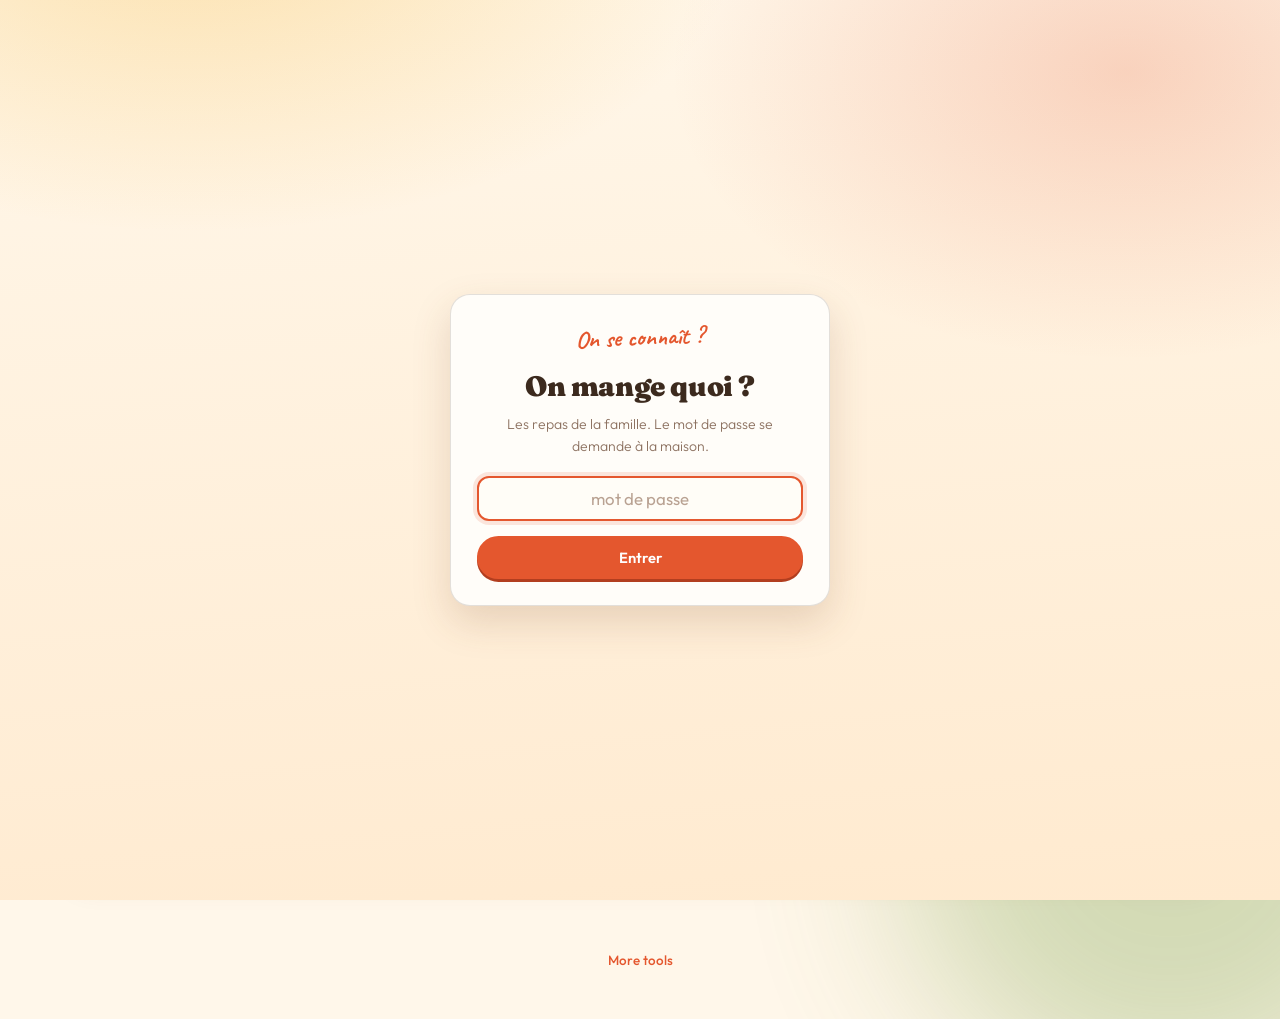
<file: docs/index.html>
<!DOCTYPE html>
<html lang="fr">
<head>
<meta charset="utf-8" />
<meta name="viewport" content="width=device-width, initial-scale=1" />
<title>On mange quoi ?</title>
<meta name="description" content="On coche les repas de la semaine, ça sort la liste d'épicerie classée par rayon." />
<link rel="preconnect" href="https://fonts.googleapis.com">
<link rel="preconnect" href="https://fonts.gstatic.com" crossorigin>
<link href="https://fonts.googleapis.com/css2?family=Fraunces:opsz,wght@9..144,600;9..144,700;9..144,900&family=Outfit:wght@300;400;500;600;700&family=Caveat:wght@600;700&family=IBM+Plex+Mono:wght@400;500&display=swap" rel="stylesheet">
<link rel="stylesheet" href="theme.css" />
<link rel="stylesheet" href="app.css" />
<link rel="icon" href="data:image/svg+xml,<svg xmlns='http://www.w3.org/2000/svg' viewBox='0 0 100 100'><text y='.9em' font-size='90'>🍅</text></svg>" />
</head>
<body>
  <!-- Écriteau d'entrée, affiché seulement en ligne. Voir le commentaire dans
       app.js : ça décourage le passant, ça ne protège rien. -->
  <div class="porte" id="porte" hidden>
    <form class="porte-boite" id="formPorte" autocomplete="off">
      <p class="eyebrow">On se connaît&nbsp;?</p>
      <h2>On mange quoi&nbsp;?</h2>
      <p class="hint">Les repas de la famille. Le mot de passe se demande à la maison.</p>
      <input type="password" id="motDePasse" class="champ" placeholder="mot de passe"
             autocomplete="current-password" autofocus />
      <button type="submit" class="btn btn-primaire btn-bloc">Entrer</button>
      <p class="hint porte-rate" id="porteRate" hidden>Ce n'est pas ça. On réessaie&nbsp;?</p>
    </form>
  </div>

  <div class="bg-orb orb-a"></div>
  <div class="bg-orb orb-b"></div>

  <div class="site-banner">
    <div class="site-banner-inner">
      <div class="site-banner-text">
        <h2>On mange quoi&nbsp;?</h2>
        <p>Les repas de la famille &middot; menu de la semaine et liste d'épicerie</p>
      </div>
      <a href="https://eartigau.github.io/" class="home-link">&larr; Home</a>
    </div>
  </div>

  <header class="hero">
    <p class="eyebrow">La cuisine de la famille</p>
    <h1>On mange <span class="surligne">quoi</span>&nbsp;?</h1>
    <p class="subtitle">
      On coche les repas qu'on a envie de faire cette semaine, le site compile
      tous les ingrédients et sort une liste d'épicerie classée dans l'ordre
      des allées, prête à imprimer.
    </p>
    <nav class="tabs" id="onglets">
      <button type="button" class="tab is-active" data-vue="choisir">Choisir les repas</button>
      <button type="button" class="tab" data-vue="gerer">Gérer les recettes</button>
      <button type="button" class="tab" data-vue="ingredients">Gérer les ingrédients</button>
      <span class="mode-pill" id="modePill" title="">…</span>
    </nav>
  </header>

  <!-- ══════════════════════════════════ Vue : choisir les repas ══════════ -->
  <main class="layout" id="vue-choisir">

    <section class="card" id="carte-filtres">
      <h2>Filtres</h2>
      <input type="search" id="recherche" class="champ" placeholder="Chercher un plat ou un ingrédient…" autocomplete="off" />
      <div id="facettes"></div>
      <button type="button" class="btn btn-fantome btn-bloc" id="viderFiltres">Effacer les filtres</button>
      <p class="hint" id="compteFiltre"></p>
    </section>

    <section class="card span-2" id="carte-recettes">
      <div class="entete-carte">
        <h2>Les repas</h2>
        <div class="actions-entete">
          <button type="button" class="btn btn-fantome btn-mini" id="hasard">Au hasard&nbsp;: 5 repas</button>
          <button type="button" class="btn btn-fantome btn-mini" id="toutDecocher">Tout décocher</button>
        </div>
      </div>
      <div class="grille-recettes" id="grilleRecettes"></div>
      <p class="hint" id="messageVide" hidden>Aucun repas ne correspond à ces filtres.</p>
    </section>

    <section class="card span-3" id="carte-extras">
      <div class="entete-carte">
        <h2>À ajouter quand même</h2>
        <p class="hint">Ce qu'on achète sans que ce soit dans une recette : le savon, le café, le pain de la semaine.</p>
      </div>
      <form class="ligne-ajout" id="formExtra" autocomplete="off">
        <input type="text" id="extraNom" class="champ" list="tousIngredients"
               placeholder="Ingrédient ou autre article…" />
        <input type="text" id="extraQte" class="champ champ-court" placeholder="quantité" />
        <button type="submit" class="btn btn-primaire">Ajouter</button>
      </form>
      <datalist id="tousIngredients"></datalist>
      <div class="menu-choisi" id="listeExtras" hidden></div>
    </section>

    <section class="card span-3" id="carte-liste">
      <div class="entete-carte">
        <h2>La liste d'épicerie</h2>
        <div class="actions-entete">
          <label class="pastille" id="etiquetteEconome"
                 title="PDF tout en noir, sans bandeau ni couleurs : beaucoup moins d'encre à l'impression.">
            <input type="checkbox" id="pdfEconome" />
            🖨️&nbsp;Économiser l'encre
          </label>
          <button type="button" class="btn btn-fantome btn-mini" id="toutRemettre" hidden>Tout remettre</button>
          <button type="button" class="btn btn-primaire" id="btnPdf">Télécharger le PDF</button>
          <button type="button" class="btn btn-fantome btn-mini" id="btnImprimer">Imprimer</button>
          <button type="button" class="btn btn-fantome btn-mini" id="btnCopier">Copier le texte</button>
        </div>
      </div>

      <div id="menuChoisi"></div>
      <div class="colonnes-rayons" id="listeRayons"></div>
      <p class="hint" id="listeVide">Rien de coché pour l'instant. Choisissez des repas ci-dessus et la liste se compile toute seule.</p>
    </section>
  </main>

  <!-- ══════════════════════════════════ Vue : gérer ══════════════════════ -->
  <main class="layout" id="vue-gerer" hidden>

    <section class="card span-2" id="carte-edition">
      <div class="entete-carte">
        <h2>Recettes</h2>
        <div class="actions-entete">
          <select id="choixRecette" class="champ champ-inline"></select>
          <button type="button" class="btn btn-fantome btn-mini" id="nouvelleRecette">+ Nouvelle</button>
        </div>
      </div>

      <form id="formRecette" autocomplete="off">
        <label class="etiquette" for="fNom">Nom du plat</label>
        <input type="text" id="fNom" class="champ" required />

        <label class="etiquette" for="fPortions">Portions</label>
        <input type="number" id="fPortions" class="champ champ-court" min="1" max="30" step="1" value="4" />

        <span class="etiquette">Tags</span>
        <div id="fTags" class="zone-tags"></div>

        <label class="etiquette" for="fIngredients">Ingrédients <span class="doux">(un par ligne)</span></label>
        <textarea id="fIngredients" class="champ zone-texte" rows="12" spellcheck="false"></textarea>
        <datalist id="listeIngredientsConnus"></datalist>
        <p class="hint" id="apercuNouveaux"></p>

        <label class="etiquette" for="fNote">Note <span class="doux">(optionnel)</span></label>
        <input type="text" id="fNote" class="champ" />

        <div class="barre-boutons">
          <button type="submit" class="btn btn-primaire">Enregistrer la recette</button>
          <button type="button" class="btn btn-danger btn-mini" id="supprimerRecette">Supprimer</button>
        </div>
      </form>
    </section>

    <section class="card" id="carte-aide">
      <h2>Comment ça s'écrit</h2>
      <p class="hint">
        Un ingrédient par ligne. Le nom doit correspondre à une entrée de la
        liste des rayons, sinon il tombe dans « À classer ».
      </p>
      <p class="hint">
        La quantité se met entre parenthèses, à la fin, et elle est facultative :
        <code>beurre (250 g)</code>, <code>oignon (2)</code>,
        <code>lait (1 tasse)</code>, <code>ail (2 gousses)</code>. Le site
        additionne les quantités d'un même ingrédient d'une recette à l'autre,
        et convertit ce qui est convertible.
      </p>
      <p class="hint">
        Une parenthèse qui ne commence pas par un chiffre fait partie du nom :
        <code>pâte brisée (surgelée)</code> reste entier.
      </p>
    </section>
  </main>

  <!-- ══════════════════════════════ Vue : gérer les ingrédients ═════════ -->
  <main class="layout" id="vue-ingredients" hidden>

    <section class="card" id="carte-nouvel-ingredient">
      <h2>Nouvel ingrédient</h2>
      <p class="hint">
        Pas seulement de la nourriture : tout ce qui se met dans le panier a sa
        place ici, savon, papier, eau micellaire.
      </p>
      <form id="formIngredient" autocomplete="off">
        <label class="etiquette" for="iNom">Nom</label>
        <input type="text" id="iNom" class="champ" placeholder="eau micellaire" required />

        <label class="etiquette" for="iRayon">Rayon</label>
        <select id="iRayon" class="champ"></select>

        <button type="submit" class="btn btn-primaire btn-bloc">Ajouter à la liste des rayons</button>
      </form>
    </section>

    <section class="card span-2" id="carte-ingredients">
      <h2>Rayon de chaque ingrédient</h2>
      <p class="hint" id="alerteNonClasses"></p>
      <input type="search" id="rechercheIngredient" class="champ" placeholder="Chercher un ingrédient…" autocomplete="off" />
      <div class="liste-ingredients" id="listeIngredients"></div>
    </section>
  </main>

  <!-- Carte d'enregistrement, commune aux deux onglets de gestion. -->
  <main class="layout" id="vue-sauvegarde" hidden>
    <section class="card span-3" id="carte-sauvegarde">
      <h2>Enregistrer</h2>
      <p class="hint" id="explicationSauvegarde"></p>
      <div class="barre-boutons">
        <button type="button" class="btn btn-primaire" id="btnSauver">Enregistrer les fichiers</button>
        <button type="button" class="btn btn-fantome btn-mini" id="btnTelechargerRecettes">Télécharger recettes.yaml</button>
        <button type="button" class="btn btn-fantome btn-mini" id="btnTelechargerIngredients">Télécharger ingredients.yaml</button>
      </div>
      <p class="hint" id="etatSauvegarde"></p>
    </section>
  </main>

  <footer class="footer">
    <p>
      <span id="statsPied"></span><br />
      <a href="https://eartigau.github.io/" target="_blank" rel="noopener">More tools</a>
    </p>
  </footer>

  <div class="toast" id="toast" hidden></div>

  <script src="lib/js-yaml.min.js"></script>
  <script src="lib/jspdf.umd.min.js"></script>
  <script src="lib/polices.js"></script>
  <script src="app.js"></script>
</body>
</html>
</file>
<file: docs/theme.css>
/* ═══════════════════════════════════════════════════════════════════════
   On mange quoi ? Base festive.

   Ambiance : terrasse, apéro, nappe à carreaux, store rayé de bistrot.
   Fond crème, accents tomate / olive / soleil / raisin, titres en Fraunces,
   texte en Outfit, petites touches manuscrites en Caveat.
   ═══════════════════════════════════════════════════════════════════════ */

:root {
  /* Fonds */
  --creme:    #fff7ea;
  --creme2:   #ffeacf;
  --carte:    #fffdf9;

  /* Encres */
  --encre:    #3c2a1e;
  --doux:     #8d7261;

  /* Accents */
  --tomate:   #e4572e;
  --tomate-clair: #ff7a52;
  --olive:    #6f9a3f;
  --soleil:   #f4ac1a;
  --raisin:   #a3468c;
  --ciel:     #3d9bb5;

  --ligne:    rgba(60, 42, 30, 0.14);
  --ombre:    0 10px 26px rgba(120, 74, 40, 0.1);
  --ombre-forte: 0 16px 38px rgba(120, 74, 40, 0.18);

  --rond:     20px;
}

* { box-sizing: border-box; }

/* Une règle d'auteur comme « .layout { display: grid } » l'emporte sinon sur
   le display:none par défaut de l'attribut hidden, et la vue masquée reste
   visible. */
[hidden] { display: none !important; }

html { scroll-behavior: smooth; }

body {
  margin: 0;
  min-height: 100vh;
  font-family: "Outfit", "Avenir Next", system-ui, sans-serif;
  font-size: 16px;
  line-height: 1.55;
  color: var(--encre);
  background-color: var(--creme);
  background-image:
    radial-gradient(1100px 620px at 12% -8%, rgba(244, 172, 26, 0.22), transparent 62%),
    radial-gradient(900px 560px at 92% 4%, rgba(228, 87, 46, 0.16), transparent 60%),
    linear-gradient(175deg, var(--creme) 0%, var(--creme2) 100%);
  background-attachment: fixed;
  -webkit-font-smoothing: antialiased;
}

/* Deux taches floues qui bougent doucement : ça respire, ça fait vivant. */
.bg-orb {
  position: fixed;
  border-radius: 50%;
  filter: blur(80px);
  opacity: 0.45;
  pointer-events: none;
  z-index: 0;
}

.orb-a {
  width: 480px; height: 480px;
  top: -140px; left: -120px;
  background: var(--soleil);
  animation: flotte 17s ease-in-out infinite;
}

.orb-b {
  width: 540px; height: 540px;
  bottom: -200px; right: -160px;
  background: var(--olive);
  opacity: 0.3;
  animation: flotte 21s ease-in-out infinite reverse;
}

@keyframes flotte {
  0%, 100% { transform: translate(0, 0) scale(1); }
  50%      { transform: translate(38px, -26px) scale(1.09); }
}

/* ── Typographie ─────────────────────────────────────────────────────── */

h1, h2, h3 {
  font-family: "Fraunces", Georgia, serif;
  font-weight: 700;
  font-variation-settings: "SOFT" 40, "WONK" 1;
  letter-spacing: -0.015em;
  color: var(--encre);
}

h1 {
  margin: 6px 0 12px;
  font-size: clamp(2.4rem, 5.5vw, 4.2rem);
  font-weight: 900;
  line-height: 0.98;
}

h2 { margin: 0 0 10px; font-size: 1.22rem; }
h3 { margin: 0 0 8px; font-size: 1rem; }

a { color: var(--tomate); text-decoration: none; font-weight: 500; }
a:hover { text-decoration: underline wavy; text-underline-offset: 3px; }

code, .mono { font-family: "IBM Plex Mono", ui-monospace, monospace; }

/* ── Bannière : un store de bistrot, rayé, à festons ─────────────────── */

.site-banner {
  position: relative;
  z-index: 2;
  background: repeating-linear-gradient(
    100deg,
    var(--tomate) 0 46px,
    var(--tomate-clair) 46px 92px);
  box-shadow: 0 6px 22px rgba(180, 70, 35, 0.28);
}

/* Les festons qui pendent sous le store. */
.site-banner::after {
  content: "";
  position: absolute;
  left: 0; right: 0; bottom: -11px;
  height: 12px;
  background: inherit;
  -webkit-mask: radial-gradient(circle 11px at 11px 0, #000 98%, transparent 100%) 0 0 / 22px 12px repeat-x;
          mask: radial-gradient(circle 11px at 11px 0, #000 98%, transparent 100%) 0 0 / 22px 12px repeat-x;
}

.site-banner-inner {
  max-width: 1180px;
  margin: 0 auto;
  padding: 14px 20px;
  display: flex;
  align-items: center;
  gap: 16px;
}

.site-banner-text h2 {
  margin: 0;
  color: #fff;
  font-size: 1.3rem;
  font-weight: 900;
  text-shadow: 0 2px 6px rgba(120, 40, 15, 0.35);
}

.site-banner-text p {
  margin: 1px 0 0;
  color: rgba(255, 246, 235, 0.92);
  font-size: 0.85rem;
  font-weight: 300;
}

.home-link {
  margin-left: auto;
  flex: none;
  color: #fff;
  font-size: 0.85rem;
  font-weight: 600;
  background: rgba(255, 255, 255, 0.2);
  border: 1.5px solid rgba(255, 255, 255, 0.55);
  border-radius: 999px;
  padding: 6px 16px;
  transition: background 0.15s, transform 0.15s;
}

.home-link:hover {
  background: #fff;
  color: var(--tomate);
  text-decoration: none;
  transform: translateY(-1px);
}

/* ── Hero ────────────────────────────────────────────────────────────── */

.hero {
  position: relative;
  z-index: 1;
  max-width: 1180px;
  margin: 0 auto;
  padding: 40px 20px 18px;
}

.eyebrow {
  margin: 0;
  font-family: "Caveat", cursive;
  font-size: 1.5rem;
  font-weight: 700;
  color: var(--tomate);
  transform: rotate(-2deg);
  transform-origin: left center;
}

/* Le surlignage jaune tracé à la main derrière un bout du titre. */
.surligne {
  background: linear-gradient(transparent 58%, rgba(244, 172, 26, 0.55) 58%);
  padding: 0 4px;
  border-radius: 4px;
}

.subtitle {
  max-width: 62ch;
  margin: 0;
  color: var(--doux);
  font-size: 1.02rem;
  font-weight: 300;
}

/* ── Grille et cartes ────────────────────────────────────────────────── */

.layout {
  position: relative;
  z-index: 1;
  max-width: 1180px;
  margin: 0 auto;
  padding: 10px 20px 30px;
  display: grid;
  grid-template-columns: repeat(3, minmax(0, 1fr));
  gap: 16px;
  align-items: start;
}

.card {
  background: var(--carte);
  border: 1.5px solid var(--ligne);
  border-radius: var(--rond);
  padding: 20px;
  box-shadow: var(--ombre);
}

.span-2 { grid-column: span 2; }
.span-3 { grid-column: span 3; }

.hint {
  margin: 10px 0 0;
  color: var(--doux);
  font-size: 0.88rem;
  font-weight: 300;
}

/* ── Pied de page ────────────────────────────────────────────────────── */

.footer {
  position: relative;
  z-index: 1;
  max-width: 1180px;
  margin: 0 auto;
  padding: 8px 20px 34px;
  color: var(--doux);
  font-size: 0.84rem;
  text-align: center;
}

/* ── Adaptatif ───────────────────────────────────────────────────────── */

@media (max-width: 980px) {
  .layout { grid-template-columns: 1fr 1fr; }
  .span-2, .span-3 { grid-column: span 2; }
}

@media (max-width: 720px) {
  .layout { grid-template-columns: 1fr; }
  .span-2, .span-3 { grid-column: span 1; }
  .site-banner-text p { display: none; }
}

@media (prefers-reduced-motion: reduce) {
  *, *::before, *::after {
    animation-duration: 0.001ms !important;
    animation-iteration-count: 1 !important;
    transition-duration: 0.001ms !important;
  }
  html { scroll-behavior: auto; }
}
</file>
<file: docs/app.css>
/* ═══════════════════════════════════════════════════════════════════════
   On mange quoi ? Composants de l'application.
   La palette, les polices et les cartes viennent de theme.css.
   ═══════════════════════════════════════════════════════════════════════ */

/* ── Onglets ─────────────────────────────────────────────────────────── */

.tabs {
  display: flex;
  flex-wrap: wrap;
  align-items: center;
  gap: 9px;
  margin-top: 22px;
}

.tab {
  font-family: inherit;
  font-size: 0.95rem;
  font-weight: 600;
  color: var(--encre);
  background: #fff;
  border: 2px solid var(--ligne);
  border-radius: 999px;
  padding: 9px 22px;
  cursor: pointer;
  box-shadow: 0 3px 0 rgba(60, 42, 30, 0.1);
  transition: transform 0.12s, box-shadow 0.12s, background 0.15s, color 0.15s, border-color 0.15s;
}

.tab:hover { transform: translateY(-2px); box-shadow: 0 5px 0 rgba(60, 42, 30, 0.12); }
.tab:active { transform: translateY(1px); box-shadow: 0 1px 0 rgba(60, 42, 30, 0.12); }

.tab.is-active {
  color: #fff;
  background: var(--tomate);
  border-color: var(--tomate);
  box-shadow: 0 3px 0 #b23e1f;
}

.mode-pill {
  margin-left: auto;
  font-family: "IBM Plex Mono", monospace;
  font-size: 0.72rem;
  color: var(--doux);
  background: rgba(255, 255, 255, 0.7);
  border: 1.5px solid var(--ligne);
  border-radius: 999px;
  padding: 5px 13px;
  white-space: nowrap;
}

.mode-pill.mode-local { color: #4d7a24; border-color: rgba(111, 154, 63, 0.5); background: rgba(111, 154, 63, 0.12); }

/* ── Champs ──────────────────────────────────────────────────────────── */

.champ {
  width: 100%;
  font-family: inherit;
  font-size: 0.95rem;
  color: var(--encre);
  background: #fffdf7;
  border: 2px solid var(--ligne);
  border-radius: 12px;
  padding: 10px 14px;
  margin-bottom: 13px;
  transition: border-color 0.15s, box-shadow 0.15s;
}

.champ:focus {
  outline: none;
  border-color: var(--tomate);
  box-shadow: 0 0 0 4px rgba(228, 87, 46, 0.14);
}

.champ::placeholder { color: #b9a292; }

.champ-court { width: 110px; }

.champ-inline {
  width: auto;
  max-width: 250px;
  margin-bottom: 0;
  font-size: 0.85rem;
  padding: 7px 11px;
}

.zone-texte {
  font-family: "IBM Plex Mono", monospace;
  font-size: 0.86rem;
  line-height: 1.6;
  resize: vertical;
}

.etiquette {
  display: block;
  font-size: 0.76rem;
  text-transform: uppercase;
  letter-spacing: 0.08em;
  font-weight: 600;
  color: var(--doux);
  margin-bottom: 6px;
}

.doux { text-transform: none; letter-spacing: 0; font-weight: 300; }

/* ── Boutons ─────────────────────────────────────────────────────────── */

.btn {
  font-family: inherit;
  font-size: 0.92rem;
  font-weight: 600;
  color: var(--encre);
  background: #fff;
  border: 2px solid var(--ligne);
  border-radius: 999px;
  padding: 10px 22px;
  cursor: pointer;
  box-shadow: 0 3px 0 rgba(60, 42, 30, 0.1);
  transition: transform 0.12s, box-shadow 0.12s, background 0.15s, color 0.15s, border-color 0.15s;
}

.btn:hover { transform: translateY(-2px); box-shadow: 0 5px 0 rgba(60, 42, 30, 0.12); }
.btn:active { transform: translateY(1px); box-shadow: 0 1px 0 rgba(60, 42, 30, 0.12); }
.btn:disabled { opacity: 0.4; cursor: not-allowed; transform: none; box-shadow: none; }

.btn-primaire {
  color: #fff;
  background: var(--tomate);
  border-color: var(--tomate);
  box-shadow: 0 3px 0 #b23e1f;
}

.btn-primaire:hover:not(:disabled) { background: var(--tomate-clair); border-color: var(--tomate-clair); box-shadow: 0 5px 0 #b23e1f; }
.btn-primaire:active:not(:disabled) { box-shadow: 0 1px 0 #b23e1f; }

.btn-fantome { background: rgba(255, 255, 255, 0.75); }

.btn-danger { color: #b3341c; border-color: rgba(179, 52, 28, 0.3); }
.btn-danger:hover { background: #fff0ec; border-color: rgba(179, 52, 28, 0.6); }

.btn-mini { font-size: 0.83rem; padding: 8px 16px; }

.btn-bloc { width: 100%; margin-top: 8px; }

.barre-boutons { display: flex; flex-wrap: wrap; gap: 11px; margin-top: 18px; }

/* ── En-têtes de carte ───────────────────────────────────────────────── */

.entete-carte {
  display: flex;
  flex-wrap: wrap;
  align-items: center;
  justify-content: space-between;
  gap: 11px;
  margin-bottom: 15px;
}

.entete-carte h2 { margin: 0; }

.actions-entete { display: flex; flex-wrap: wrap; align-items: center; gap: 9px; }

/* ── Filtres ─────────────────────────────────────────────────────────── */

.facette { margin-bottom: 16px; }

.facette-titre {
  font-family: "Caveat", cursive;
  font-size: 1.28rem;
  font-weight: 700;
  color: var(--raisin);
  margin: 0 0 7px;
}

.pastilles { display: flex; flex-wrap: wrap; gap: 7px; }

.pastille {
  display: inline-flex;
  align-items: center;
  font-size: 0.83rem;
  font-weight: 500;
  color: var(--encre);
  background: #fff;
  border: 2px solid var(--ligne);
  border-radius: 999px;
  padding: 5px 13px;
  cursor: pointer;
  user-select: none;
  transition: transform 0.12s, background 0.15s, color 0.15s, border-color 0.15s;
}

.pastille input { display: none; }
.pastille:hover { transform: translateY(-1px) rotate(-1.5deg); border-color: var(--soleil); }

.pastille.is-on {
  color: #fff;
  background: var(--olive);
  border-color: var(--olive);
  font-weight: 600;
}

.pastille.is-vide { opacity: 0.35; }

/* ── Tuiles de recettes ──────────────────────────────────────────────── */

.grille-recettes {
  display: grid;
  grid-template-columns: repeat(auto-fill, minmax(185px, 1fr));
  gap: 9px;
}

.tuile {
  position: relative;
  display: block;
  border: 2px solid var(--ligne);
  border-radius: 14px;
  padding: 9px 12px 9px 36px;
  background: #fff;
  cursor: pointer;
  box-shadow: 0 3px 0 rgba(60, 42, 30, 0.07);
  transition: transform 0.14s cubic-bezier(0.34, 1.6, 0.64, 1), box-shadow 0.14s, border-color 0.15s, background 0.15s;
}

.tuile:hover {
  transform: translateY(-3px) rotate(-0.7deg);
  box-shadow: 0 8px 0 rgba(60, 42, 30, 0.09);
  border-color: var(--soleil);
}

.tuile input { position: absolute; opacity: 0; pointer-events: none; }

/* La case à cocher dessinée à la main. */
.tuile::before {
  content: "";
  position: absolute;
  left: 12px; top: 10px;
  width: 17px; height: 17px;
  border: 2px solid #d7c3b2;
  border-radius: 6px;
  background: #fffaf2;
  transition: background 0.15s, border-color 0.15s, transform 0.18s cubic-bezier(0.34, 1.8, 0.64, 1);
}

.tuile.is-on {
  border-color: var(--tomate);
  background: #fff3ee;
  box-shadow: 0 3px 0 rgba(228, 87, 46, 0.28);
  transform: rotate(-0.5deg);
}

.tuile.is-on:hover { transform: translateY(-3px) rotate(-1.2deg); }

.tuile.is-on::before {
  background: var(--tomate);
  border-color: var(--tomate);
  transform: scale(1.08);
}

.tuile.is-on::after {
  content: "";
  position: absolute;
  left: 18.3px; top: 13.3px;
  width: 4.5px; height: 9px;
  border: solid #fff;
  border-width: 0 2.5px 2.5px 0;
  transform: rotate(43deg);
}

.tuile-nom {
  display: block;
  font-family: "Fraunces", Georgia, serif;
  font-weight: 700;
  font-size: 0.95rem;
  line-height: 1.22;
}

/* ── Menu retenu ─────────────────────────────────────────────────────── */

.menu-choisi {
  display: flex;
  flex-wrap: wrap;
  gap: 8px;
  margin-bottom: 18px;
  padding-bottom: 16px;
  border-bottom: 2px dashed var(--ligne);
}

.jeton {
  display: inline-flex;
  align-items: center;
  gap: 8px;
  font-size: 0.87rem;
  font-weight: 500;
  color: #8f3416;
  background: #ffeee8;
  border: 2px solid rgba(228, 87, 46, 0.35);
  border-radius: 999px;
  padding: 5px 9px 5px 15px;
  animation: pop 0.22s cubic-bezier(0.34, 1.7, 0.64, 1);
}

@keyframes pop {
  from { transform: scale(0.82); opacity: 0; }
  to   { transform: scale(1); opacity: 1; }
}

.jeton button {
  font-family: inherit;
  font-size: 1rem;
  line-height: 1;
  color: #c8613f;
  background: none;
  border: 0;
  cursor: pointer;
  padding: 0 3px;
}

.jeton button:hover { color: #a3210b; transform: scale(1.25); }

/* ── Liste par rayon ─────────────────────────────────────────────────── */

.colonnes-rayons { column-count: 3; column-gap: 28px; }

.rayon {
  break-inside: avoid;
  margin: 0 0 20px;
  --teinte: var(--tomate);
}

.rayon-titre {
  display: flex;
  align-items: center;
  gap: 9px;
  margin: 0 0 10px;
  padding-bottom: 7px;
  border-bottom: 2px solid color-mix(in srgb, var(--teinte) 35%, transparent);
  font-family: "Fraunces", Georgia, serif;
  font-size: 1rem;
  font-weight: 700;
  color: var(--teinte);
}

.rayon-icone {
  display: inline-flex;
  align-items: center;
  justify-content: center;
  width: 28px; height: 28px;
  flex: none;
  font-size: 0.95rem;
  border-radius: 50%;
  background: color-mix(in srgb, var(--teinte) 16%, #fff);
  border: 1.5px solid color-mix(in srgb, var(--teinte) 30%, transparent);
}

.rayon-titre .compte {
  margin-left: auto;
  font-family: "IBM Plex Mono", monospace;
  font-size: 0.74rem;
  font-weight: 400;
  color: var(--doux);
}

.rayon ul { list-style: none; margin: 0; padding: 0; }

.rayon li { margin: 0 0 8px; }

/* Chaque article se coche : « on en a déjà », donc pas la peine de l'acheter.
   La case ressemble à celle qu'on cocherait au crayon sur un bout de papier,
   mais elle sert ici à retirer la ligne du PDF. */
.article {
  position: relative;
  display: block;
  padding-left: 22px;
  line-height: 1.35;
  cursor: pointer;
}

.article input { position: absolute; opacity: 0; pointer-events: none; }

/* Vert avec un crochet : c'est sur la liste. Rouge avec une croix : on en a
   déjà, donc pas la peine de l'acheter. */
.article::before {
  content: "✓";
  position: absolute;
  left: 0; top: 2.5px;
  width: 15px; height: 15px;
  display: flex;
  align-items: center;
  justify-content: center;
  font-size: 10px;
  font-weight: 700;
  line-height: 1;
  color: #fff;
  background: var(--olive);
  border-radius: 5px;
  transition: background 0.15s, transform 0.15s;
}

.article:hover::before { transform: scale(1.12); }

.article.est-deja::before { content: "✕"; background: #c8391c; }

.article.est-deja .ingredient-nom {
  text-decoration: line-through;
  text-decoration-thickness: 1.5px;
  color: var(--doux);
}

.article.est-deja .ingredient-source { opacity: 0.5; }

.ingredient-nom { font-size: 0.95rem; font-weight: 500; }

.ingredient-source {
  display: block;
  font-size: 0.74rem;
  color: var(--doux);
  font-weight: 300;
  font-style: italic;
}

/* ── Onglet gérer ────────────────────────────────────────────────────── */

.zone-tags { display: flex; flex-wrap: wrap; gap: 7px; margin-bottom: 15px; }

#apercuNouveaux:not(:empty) { margin-bottom: 15px; }

.liste-ingredients { max-height: 620px; overflow-y: auto; padding-right: 5px; }

.ligne-ingredient {
  display: flex;
  align-items: center;
  gap: 9px;
  padding: 6px 0;
  border-bottom: 1px solid rgba(60, 42, 30, 0.08);
}

.ligne-ingredient .nom {
  flex: 1;
  min-width: 0;
  font-size: 0.88rem;
  overflow: hidden;
  text-overflow: ellipsis;
  white-space: nowrap;
}

.ligne-ingredient select {
  font-family: inherit;
  font-size: 0.79rem;
  color: var(--encre);
  background: #fffdf7;
  border: 1.5px solid var(--ligne);
  border-radius: 9px;
  padding: 5px 8px;
  max-width: 172px;
}

.ligne-ingredient.non-classe .nom { color: #b3341c; font-weight: 600; }
.ligne-ingredient.non-classe select { border-color: rgba(228, 87, 46, 0.55); }

.alerte {
  color: #8f3416;
  background: #fff1e8;
  border: 2px solid rgba(228, 87, 46, 0.28);
  border-radius: 12px;
  padding: 10px 14px;
  font-size: 0.86rem;
  font-weight: 400;
}

/* ── Toast et confettis ──────────────────────────────────────────────── */

.toast {
  position: fixed;
  left: 50%;
  bottom: 30px;
  transform: translateX(-50%);
  z-index: 60;
  background: var(--encre);
  color: #fff7ea;
  border-radius: 999px;
  padding: 12px 26px;
  font-size: 0.9rem;
  font-weight: 500;
  box-shadow: var(--ombre-forte);
  animation: monte 0.25s cubic-bezier(0.34, 1.6, 0.64, 1);
}

@keyframes monte {
  from { transform: translate(-50%, 18px); opacity: 0; }
  to   { transform: translate(-50%, 0); opacity: 1; }
}

.toast.toast-erreur { background: #a3210b; }

.confetti {
  position: fixed;
  top: -12px;
  width: 9px;
  height: 14px;
  z-index: 80;
  pointer-events: none;
  border-radius: 2px;
  animation: tombe 1.7s cubic-bezier(0.3, 0.6, 0.5, 1) forwards;
}

@keyframes tombe {
  0%   { transform: translateY(0) rotate(0deg); opacity: 1; }
  100% { transform: translateY(105vh) rotate(720deg); opacity: 0; }
}

/* ── Adaptatif ───────────────────────────────────────────────────────── */

@media (max-width: 980px) { .colonnes-rayons { column-count: 2; } }

@media (max-width: 720px) {
  .colonnes-rayons { column-count: 1; }
  .mode-pill { margin-left: 0; }
  .champ-inline { max-width: 100%; }
}

/* ── Impression : que la liste, sur du blanc ─────────────────────────── */

@media print {
  .bg-orb, .site-banner, .tabs, .footer, .toast, .confetti,
  #carte-filtres, #carte-recettes, #vue-gerer,
  .actions-entete, .jeton button { display: none !important; }

  body { background: #fff !important; }
  .hero { padding: 0 0 10px; }
  .hero h1 { font-size: 2rem; }
  .eyebrow, .subtitle { display: none; }
  .layout { display: block; padding: 0; }
  .card { background: none; border: 0; padding: 0; box-shadow: none; }
  .colonnes-rayons { column-count: 2; column-gap: 22px; }
  .jeton { background: none; border-color: #ccc; color: #333; }
  .article.est-deja { display: none !important; }
}

/* ── Porte d'entrée (en ligne seulement) ─────────────────────────────── */

.porte {
  position: fixed;
  inset: 0;
  z-index: 200;
  display: flex;
  align-items: center;
  justify-content: center;
  padding: 24px;
  background-color: var(--creme);
  background-image:
    radial-gradient(900px 520px at 15% -10%, rgba(244, 172, 26, 0.3), transparent 62%),
    radial-gradient(760px 480px at 88% 8%, rgba(228, 87, 46, 0.22), transparent 60%),
    linear-gradient(175deg, var(--creme) 0%, var(--creme2) 100%);
}

.porte-boite {
  width: 100%;
  max-width: 380px;
  text-align: center;
  background: var(--carte);
  border: 1.5px solid var(--ligne);
  border-radius: var(--rond);
  padding: 30px 26px 26px;
  box-shadow: var(--ombre-forte);
}

.porte-boite .eyebrow { transform: rotate(-2deg); margin-bottom: 2px; }
.porte-boite h2 { font-size: 1.75rem; font-weight: 900; margin-bottom: 6px; }
.porte-boite .hint { margin: 0 0 18px; }
.porte-boite .champ { text-align: center; font-size: 1.05rem; }
.porte-boite .btn-bloc { margin-top: 2px; }

.porte-rate { color: #b3341c; font-weight: 500; }

/* Petit refus de tête quand le mot de passe ne passe pas. */
.porte-secoue .porte-boite { animation: secoue 0.42s cubic-bezier(0.36, 0.07, 0.19, 0.97); }

@keyframes secoue {
  10%, 90% { transform: translateX(-2px); }
  20%, 80% { transform: translateX(4px); }
  30%, 50%, 70% { transform: translateX(-8px); }
  40%, 60% { transform: translateX(8px); }
}

/* La quantité totale, glissée entre le nom et la provenance. */
.ingredient-quantite {
  margin-left: 6px;
  font-size: 0.85rem;
  font-weight: 700;
  color: var(--teinte, var(--encre));
  white-space: nowrap;
}

.article.est-deja .ingredient-quantite { opacity: 0.5; text-decoration: line-through; }

/* ── Ligne d'ajout d'un article hors recette ─────────────────────────── */

.ligne-ajout {
  display: flex;
  flex-wrap: wrap;
  align-items: flex-start;
  gap: 10px;
}

.ligne-ajout .champ { margin-bottom: 0; }
.ligne-ajout #extraNom { flex: 1; min-width: 220px; }
.ligne-ajout #extraQte { width: 130px; }

#carte-extras .entete-carte { align-items: baseline; }
#carte-extras .entete-carte .hint { margin: 0; flex: 1; min-width: 240px; }
#carte-extras .menu-choisi { margin: 16px 0 0; padding-bottom: 0; border-bottom: 0; }

/* Un article ajouté à la main se distingue des recettes cochées. */
#listeExtras .jeton {
  color: #4d7a24;
  background: rgba(111, 154, 63, 0.12);
  border-color: rgba(111, 154, 63, 0.4);
}

#listeExtras .jeton button { color: #6f9a3f; }

#carte-aide code {
  font-size: 0.82rem;
  background: #fdf3e6;
  border: 1px solid rgba(60, 42, 30, 0.1);
  border-radius: 5px;
  padding: 1px 5px;
}

@media print {
  #carte-extras { display: none !important; }
}
</file>
